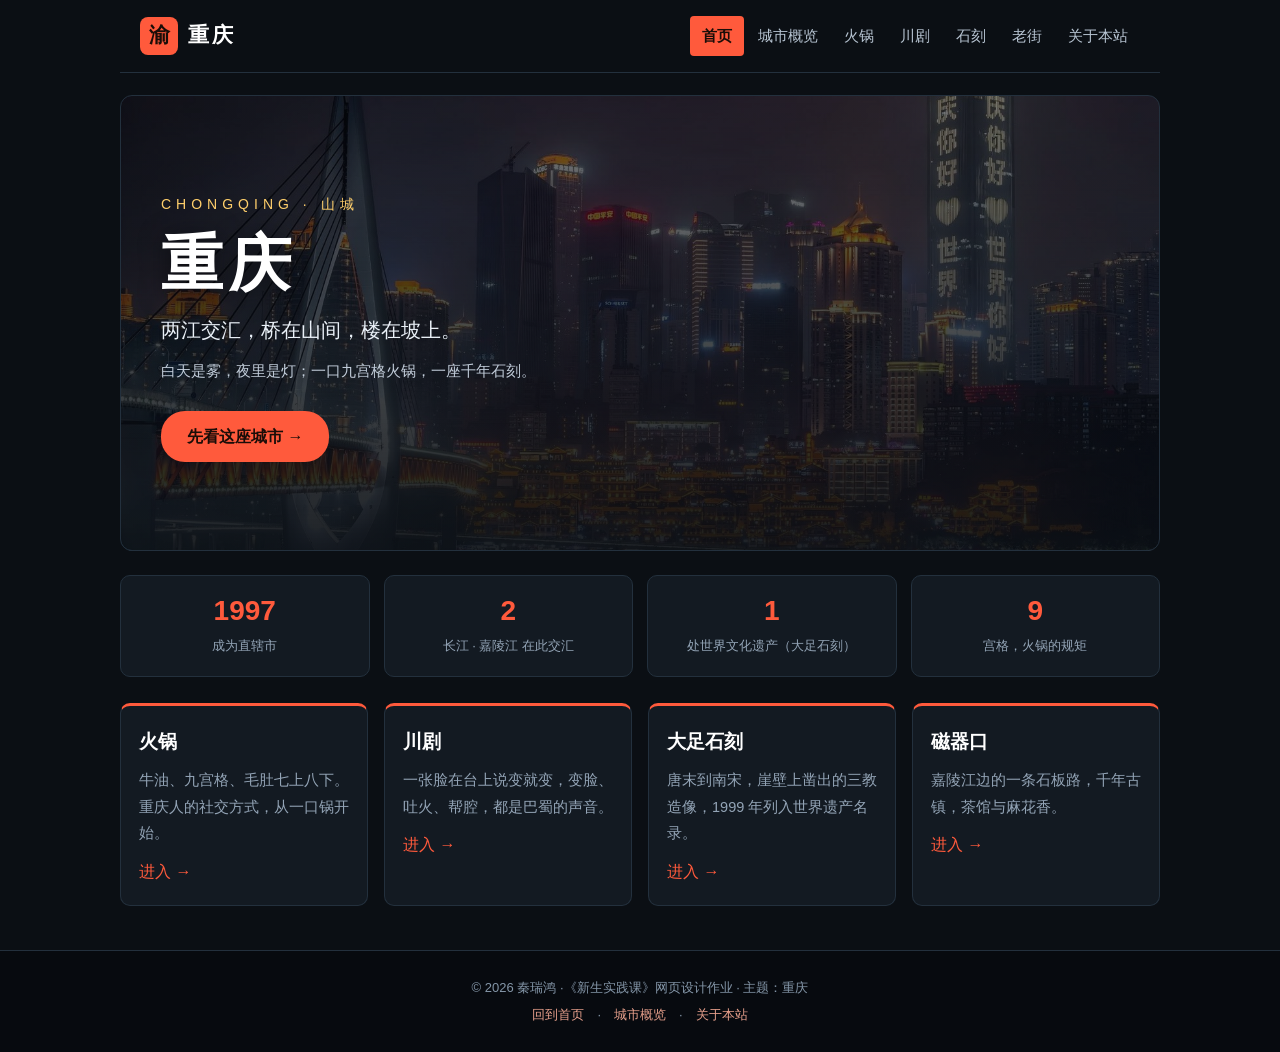
<file: index.html>
<!DOCTYPE html>
<html lang="zh-CN">
<head>
<meta charset="utf-8">
<meta name="viewport" content="width=device-width, initial-scale=1">
<title>重庆 · 山城 | 首页</title>
<meta name="description" content="重庆 —— 两江交汇的山城，火锅、川剧与石刻">
<link rel="stylesheet" href="style.css">
</head>
<body>

<header class="site-header">
  <a class="logo" href="index.html"><span class="mark">渝</span><span>重庆</span></a>
  <nav class="nav">
    <a class="active" href="index.html">首页</a>
    <a href="web/about.html">城市概览</a>
    <a href="web/food.html">火锅</a>
    <a href="web/culture.html">川剧</a>
    <a href="web/attractions.html">石刻</a>
    <a href="web/oldtown.html">老街</a>
    <a href="web/contact.html">关于本站</a>
  </nav>
</header>

<main>
<section class="hero">
  <div class="hero-inner">
    <p class="kicker">CHONGQING · 山城</p>
    <h1>重庆</h1>
    <p class="lead">两江交汇，桥在山间，楼在坡上。</p>
    <p class="hero-sub">白天是雾，夜里是灯；一口九宫格火锅，一座千年石刻。</p>
    <a class="btn" href="web/about.html">先看这座城市 →</a>
  </div>
</section>

<section class="stats">
  <div class="stat"><b>1997</b><span>成为直辖市</span></div>
  <div class="stat"><b>2</b><span>长江 · 嘉陵江 在此交汇</span></div>
  <div class="stat"><b>1</b><span>处世界文化遗产（大足石刻）</span></div>
  <div class="stat"><b>9</b><span>宫格，火锅的规矩</span></div>
</section>

<section class="cards">
  <article class="card">
    <h2>火锅</h2>
    <p>牛油、九宫格、毛肚七上八下。重庆人的社交方式，从一口锅开始。</p>
    <a href="web/food.html">进入 →</a>
  </article>
  <article class="card">
    <h2>川剧</h2>
    <p>一张脸在台上说变就变，变脸、吐火、帮腔，都是巴蜀的声音。</p>
    <a href="web/culture.html">进入 →</a>
  </article>
  <article class="card">
    <h2>大足石刻</h2>
    <p>唐末到南宋，崖壁上凿出的三教造像，1999 年列入世界遗产名录。</p>
    <a href="web/attractions.html">进入 →</a>
  </article>
  <article class="card">
    <h2>磁器口</h2>
    <p>嘉陵江边的一条石板路，千年古镇，茶馆与麻花香。</p>
    <a href="web/oldtown.html">进入 →</a>
  </article>
</section>
</main>

<footer class="site-footer">
  <p>© 2026 秦瑞鸿 ·《新生实践课》网页设计作业 · 主题：重庆</p>
  <p class="foot-links"><a href="index.html">回到首页</a>　·　<a href="web/about.html">城市概览</a>　·　<a href="web/contact.html">关于本站</a></p>
</footer>

</body>
</html>
</file>
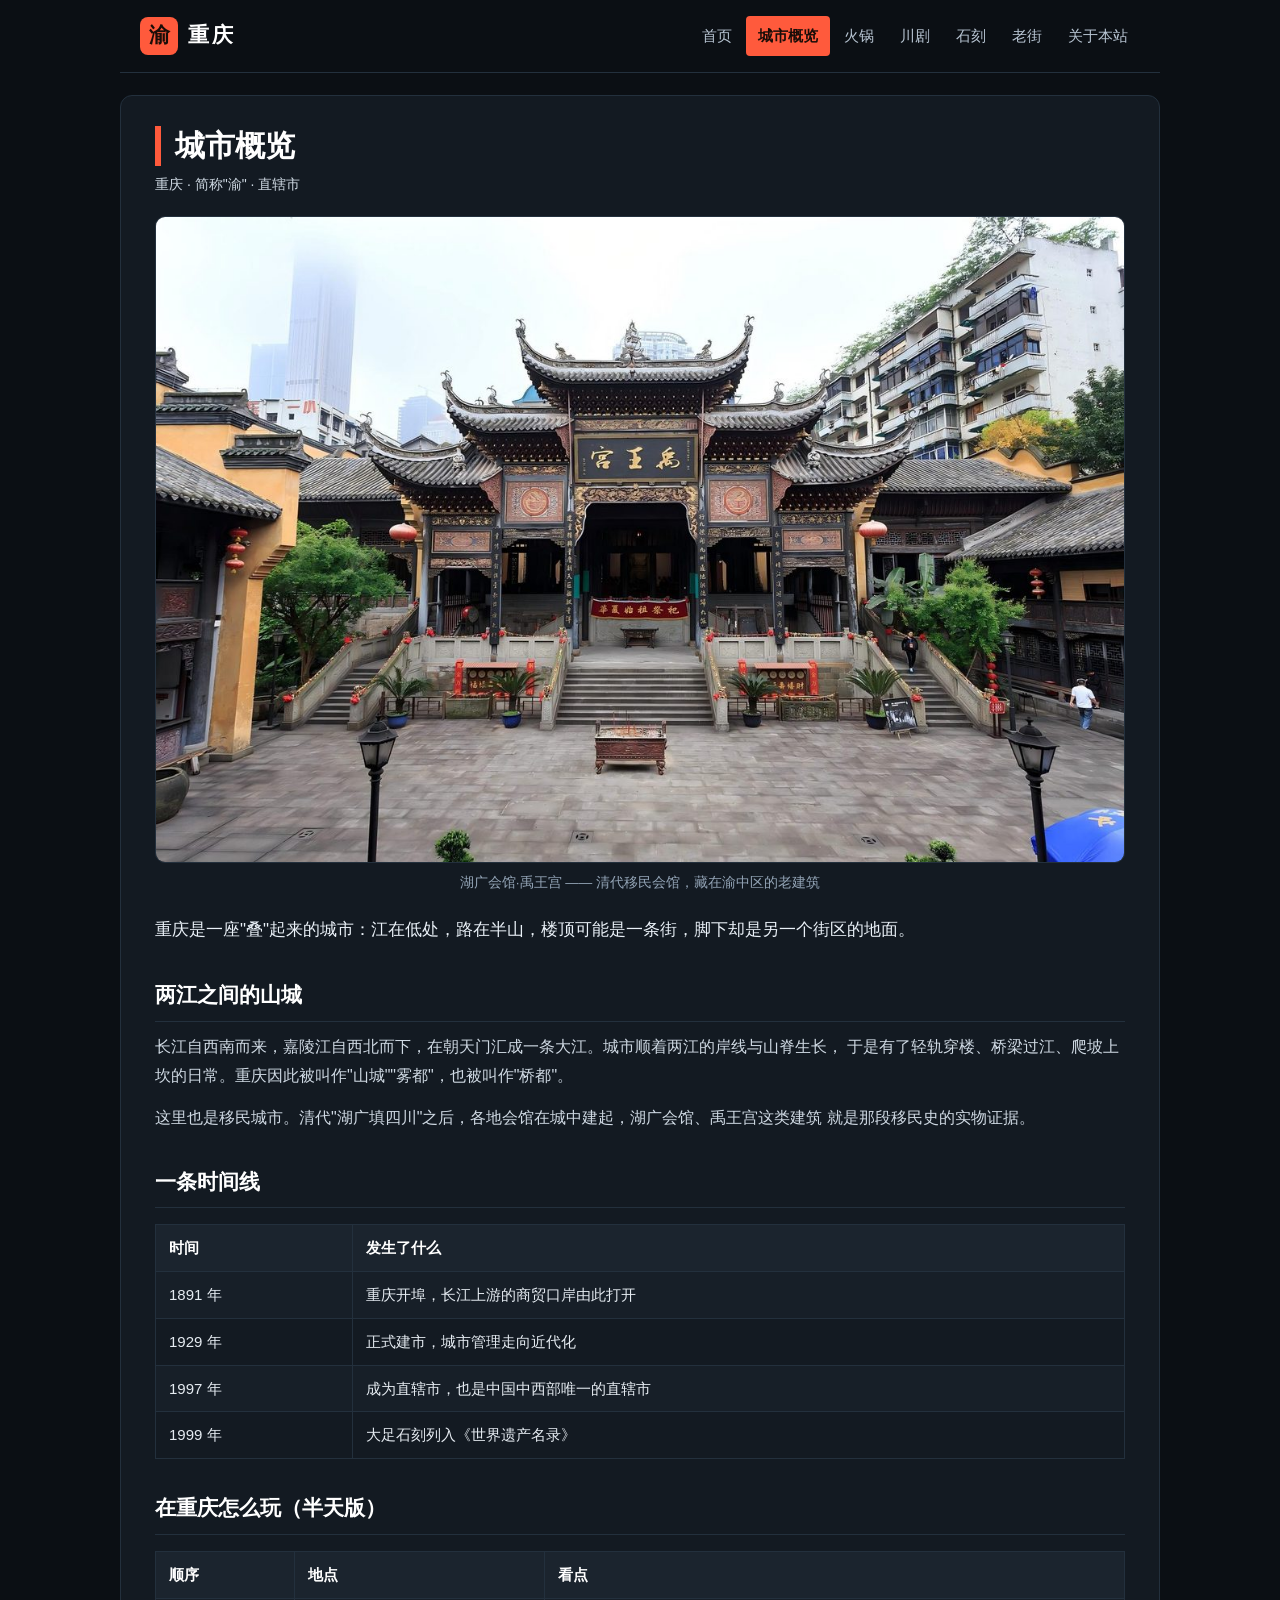
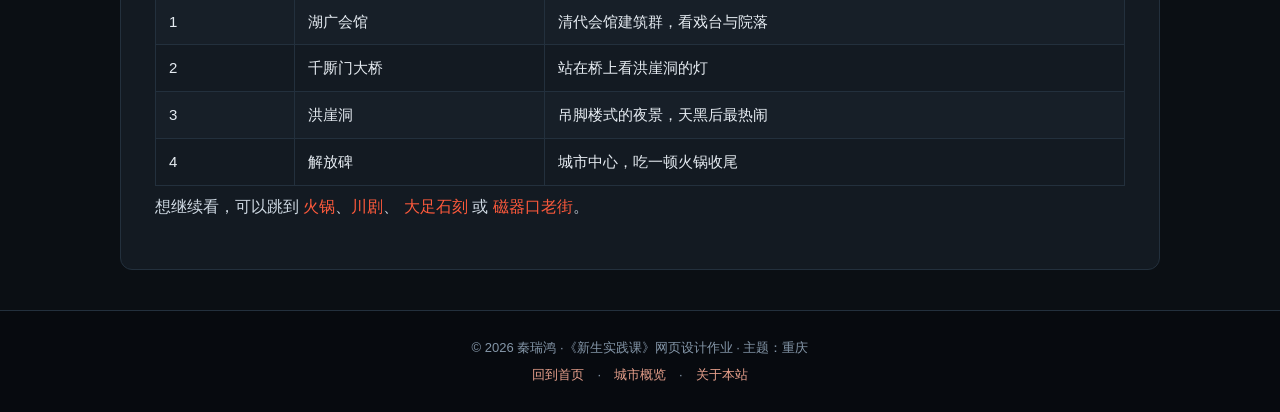
<file: web/about.html>
<!DOCTYPE html>
<html lang="zh-CN">
<head>
<meta charset="utf-8">
<meta name="viewport" content="width=device-width, initial-scale=1">
<title>城市概览 | 重庆</title>
<meta name="description" content="重庆 —— 两江交汇的山城，火锅、川剧与石刻">
<link rel="stylesheet" href="../style.css">
</head>
<body>

<header class="site-header">
  <a class="logo" href="../index.html"><span class="mark">渝</span><span>重庆</span></a>
  <nav class="nav">
    <a href="../index.html">首页</a>
    <a class="active" href="about.html">城市概览</a>
    <a href="food.html">火锅</a>
    <a href="culture.html">川剧</a>
    <a href="attractions.html">石刻</a>
    <a href="oldtown.html">老街</a>
    <a href="contact.html">关于本站</a>
  </nav>
</header>

<main class="page">
<h1 class="page-title">城市概览</h1>
<p class="meta">重庆 · 简称"渝" · 直辖市</p>

<figure>
  <img src="../image/me.jpg" alt="重庆湖广会馆·禹王宫">
  <figcaption>湖广会馆·禹王宫 —— 清代移民会馆，藏在渝中区的老建筑</figcaption>
</figure>

<p class="lead">重庆是一座"叠"起来的城市：江在低处，路在半山，楼顶可能是一条街，脚下却是另一个街区的地面。</p>

<h2>两江之间的山城</h2>
<p>长江自西南而来，嘉陵江自西北而下，在朝天门汇成一条大江。城市顺着两江的岸线与山脊生长，
于是有了轻轨穿楼、桥梁过江、爬坡上坎的日常。重庆因此被叫作"山城""雾都"，也被叫作"桥都"。</p>
<p>这里也是移民城市。清代"湖广填四川"之后，各地会馆在城中建起，湖广会馆、禹王宫这类建筑
就是那段移民史的实物证据。</p>

<h2>一条时间线</h2>
<table>
  <tr><th>时间</th><th>发生了什么</th></tr>
  <tr><td>1891 年</td><td>重庆开埠，长江上游的商贸口岸由此打开</td></tr>
  <tr><td>1929 年</td><td>正式建市，城市管理走向近代化</td></tr>
  <tr><td>1997 年</td><td>成为直辖市，也是中国中西部唯一的直辖市</td></tr>
  <tr><td>1999 年</td><td>大足石刻列入《世界遗产名录》</td></tr>
</table>

<h2>在重庆怎么玩（半天版）</h2>
<table>
  <tr><th>顺序</th><th>地点</th><th>看点</th></tr>
  <tr><td>1</td><td>湖广会馆</td><td>清代会馆建筑群，看戏台与院落</td></tr>
  <tr><td>2</td><td>千厮门大桥</td><td>站在桥上看洪崖洞的灯</td></tr>
  <tr><td>3</td><td>洪崖洞</td><td>吊脚楼式的夜景，天黑后最热闹</td></tr>
  <tr><td>4</td><td>解放碑</td><td>城市中心，吃一顿火锅收尾</td></tr>
</table>

<p>想继续看，可以跳到 <a href="food.html">火锅</a>、<a href="culture.html">川剧</a>、
<a href="attractions.html">大足石刻</a> 或 <a href="oldtown.html">磁器口老街</a>。</p>
</main>

<footer class="site-footer">
  <p>© 2026 秦瑞鸿 ·《新生实践课》网页设计作业 · 主题：重庆</p>
  <p class="foot-links"><a href="../index.html">回到首页</a>　·　<a href="about.html">城市概览</a>　·　<a href="contact.html">关于本站</a></p>
</footer>

</body>
</html>
</file>
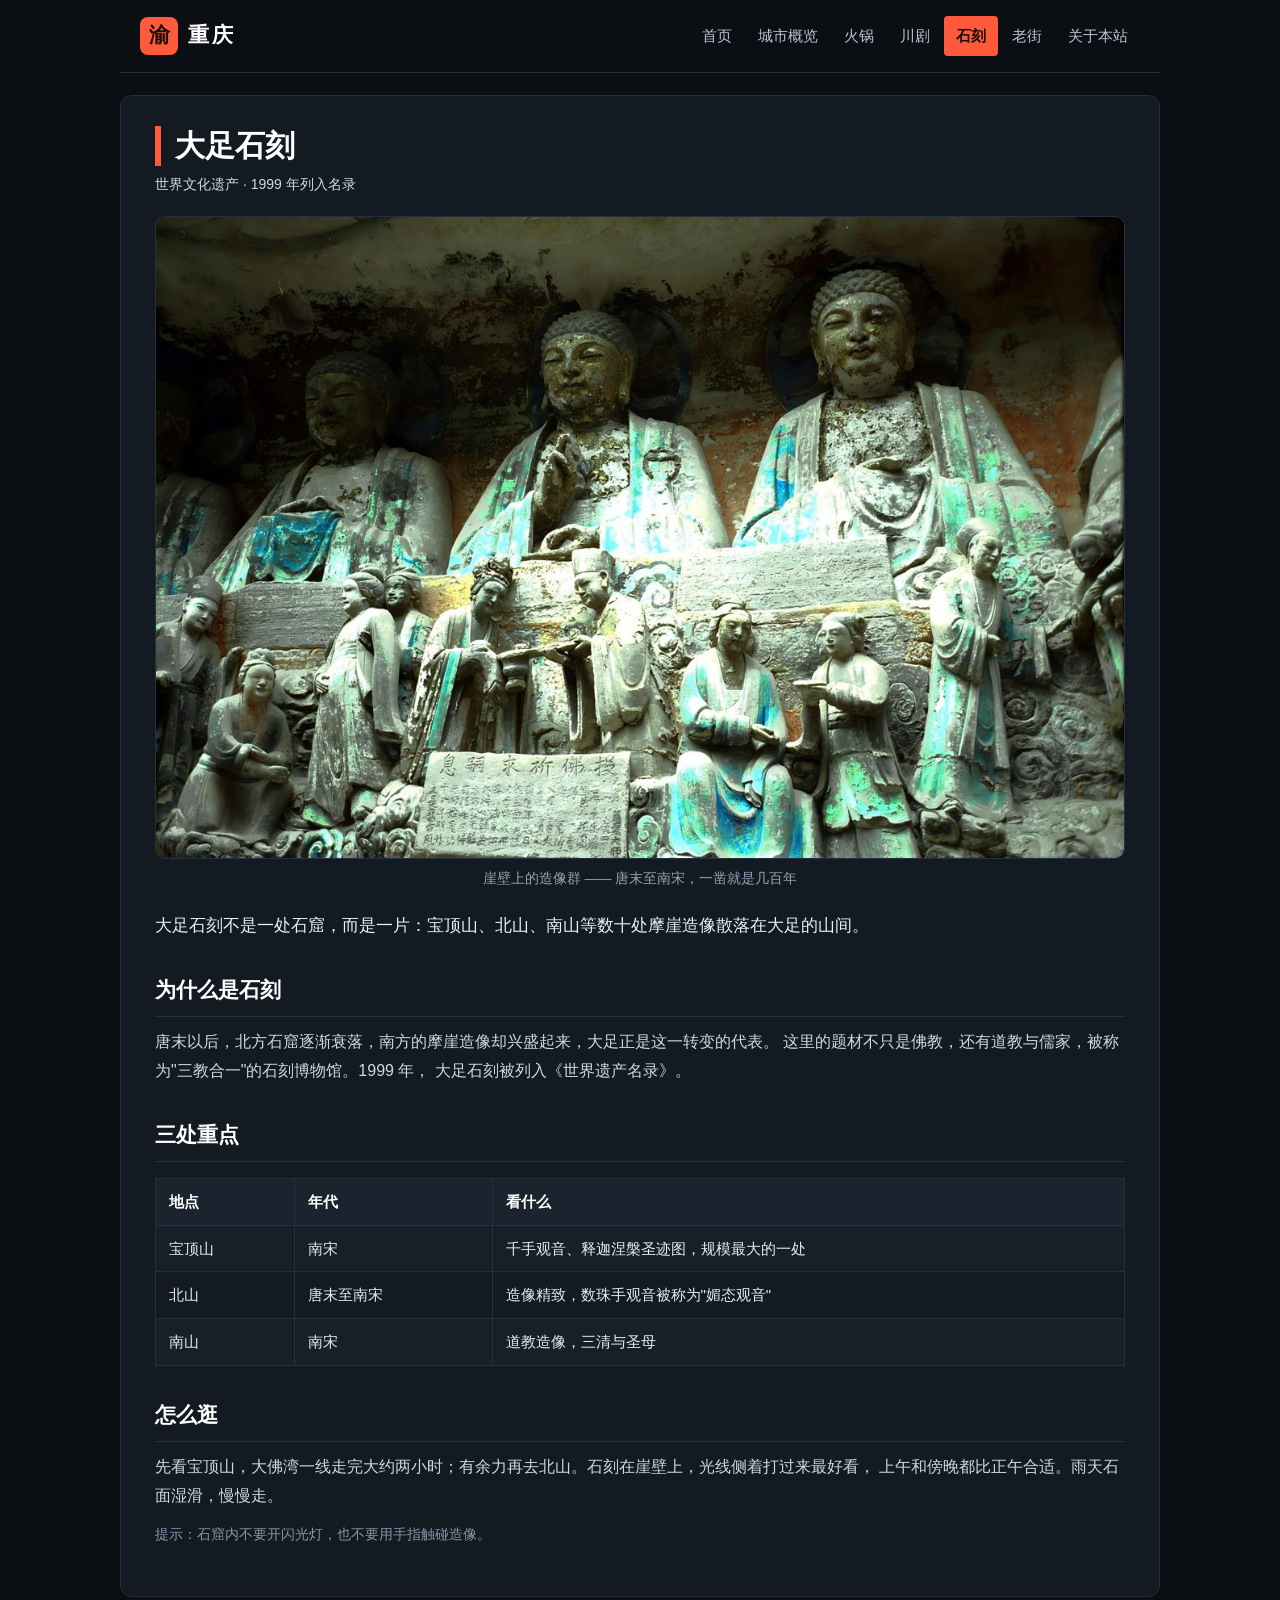
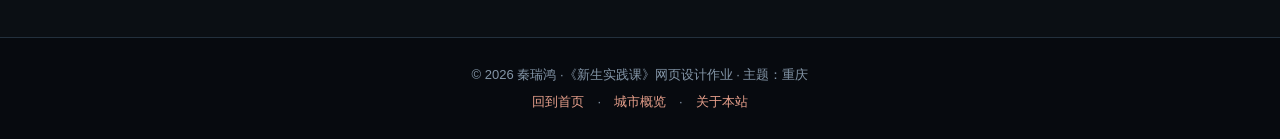
<file: web/attractions.html>
<!DOCTYPE html>
<html lang="zh-CN">
<head>
<meta charset="utf-8">
<meta name="viewport" content="width=device-width, initial-scale=1">
<title>大足石刻 | 重庆</title>
<meta name="description" content="重庆 —— 两江交汇的山城，火锅、川剧与石刻">
<link rel="stylesheet" href="../style.css">
</head>
<body>

<header class="site-header">
  <a class="logo" href="../index.html"><span class="mark">渝</span><span>重庆</span></a>
  <nav class="nav">
    <a href="../index.html">首页</a>
    <a href="about.html">城市概览</a>
    <a href="food.html">火锅</a>
    <a href="culture.html">川剧</a>
    <a class="active" href="attractions.html">石刻</a>
    <a href="oldtown.html">老街</a>
    <a href="contact.html">关于本站</a>
  </nav>
</header>

<main class="page">
<h1 class="page-title">大足石刻</h1>
<p class="meta">世界文化遗产 · 1999 年列入名录</p>

<figure>
  <img src="../image/photo3.jpg" alt="大足石刻造像">
  <figcaption>崖壁上的造像群 —— 唐末至南宋，一凿就是几百年</figcaption>
</figure>

<p class="lead">大足石刻不是一处石窟，而是一片：宝顶山、北山、南山等数十处摩崖造像散落在大足的山间。</p>

<h2>为什么是石刻</h2>
<p>唐末以后，北方石窟逐渐衰落，南方的摩崖造像却兴盛起来，大足正是这一转变的代表。
这里的题材不只是佛教，还有道教与儒家，被称为"三教合一"的石刻博物馆。1999 年，
大足石刻被列入《世界遗产名录》。</p>

<h2>三处重点</h2>
<table>
  <tr><th>地点</th><th>年代</th><th>看什么</th></tr>
  <tr><td>宝顶山</td><td>南宋</td><td>千手观音、释迦涅槃圣迹图，规模最大的一处</td></tr>
  <tr><td>北山</td><td>唐末至南宋</td><td>造像精致，数珠手观音被称为"媚态观音"</td></tr>
  <tr><td>南山</td><td>南宋</td><td>道教造像，三清与圣母</td></tr>
</table>

<h2>怎么逛</h2>
<p>先看宝顶山，大佛湾一线走完大约两小时；有余力再去北山。石刻在崖壁上，光线侧着打过来最好看，
上午和傍晚都比正午合适。雨天石面湿滑，慢慢走。</p>

<p class="src">提示：石窟内不要开闪光灯，也不要用手指触碰造像。</p>
</main>

<footer class="site-footer">
  <p>© 2026 秦瑞鸿 ·《新生实践课》网页设计作业 · 主题：重庆</p>
  <p class="foot-links"><a href="../index.html">回到首页</a>　·　<a href="about.html">城市概览</a>　·　<a href="contact.html">关于本站</a></p>
</footer>

</body>
</html>
</file>
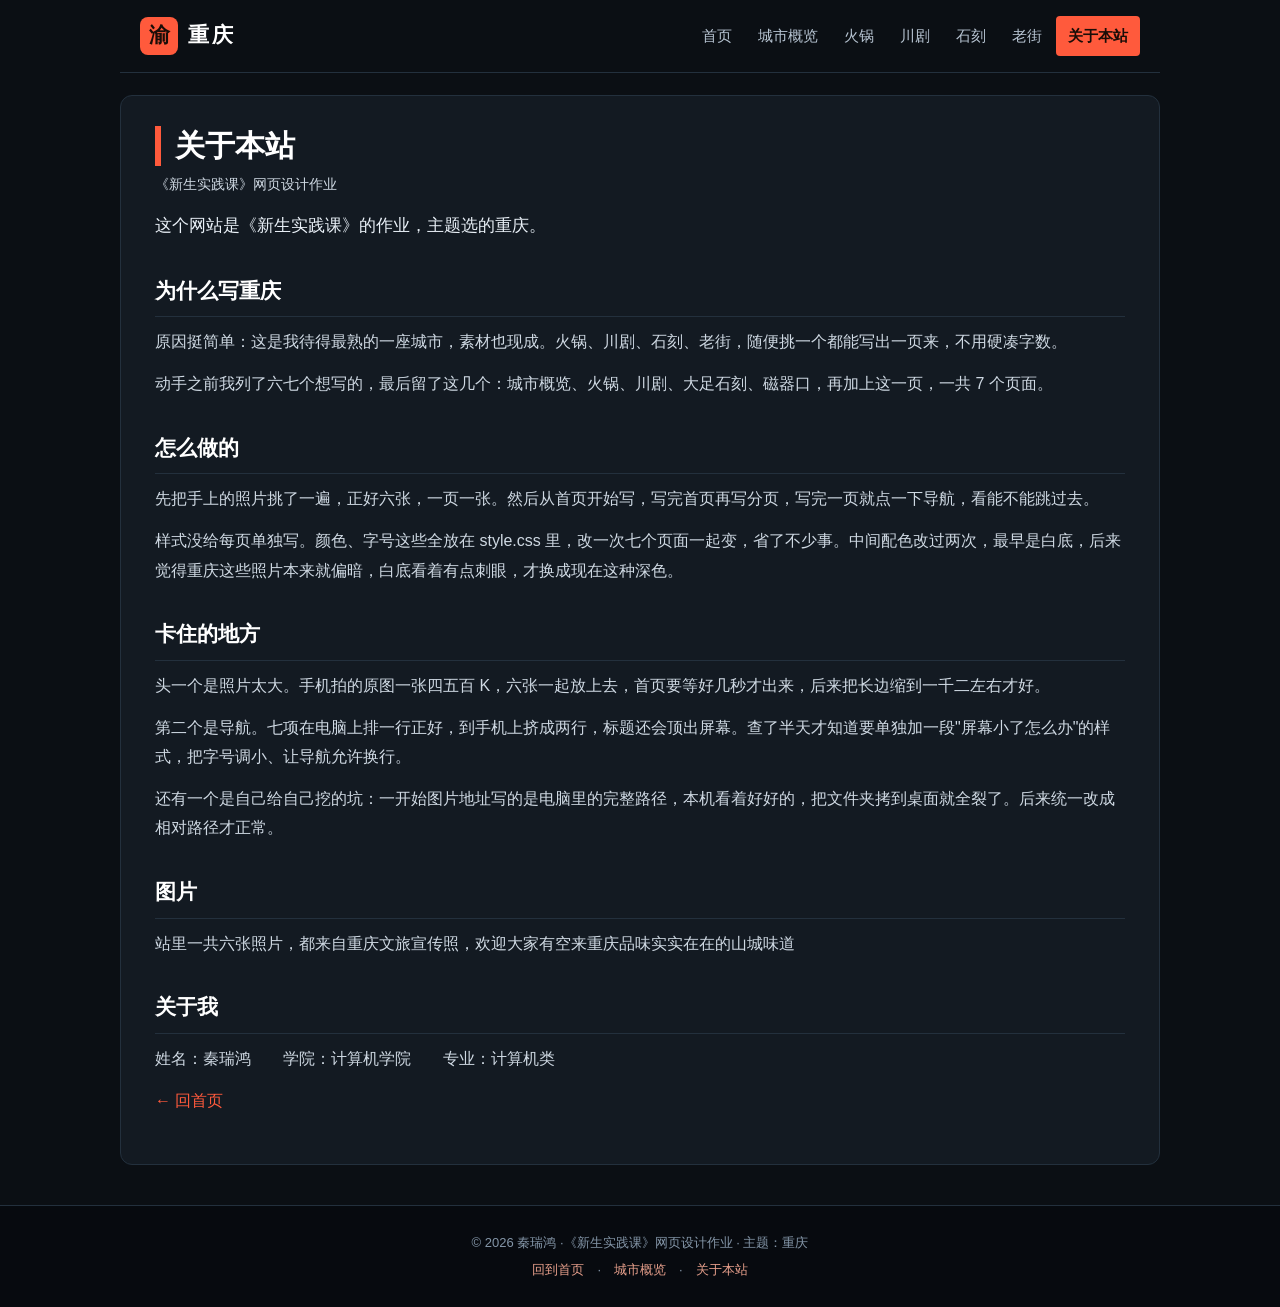
<file: web/contact.html>
<!DOCTYPE html>
<html lang="zh-CN">
<head>
<meta charset="utf-8">
<meta name="viewport" content="width=device-width, initial-scale=1">
<title>关于本站 | 重庆</title>
<meta name="description" content="重庆 —— 两江交汇的山城，火锅、川剧与石刻">
<link rel="stylesheet" href="../style.css">
</head>
<body>

<header class="site-header">
  <a class="logo" href="../index.html"><span class="mark">渝</span><span>重庆</span></a>
  <nav class="nav">
    <a href="../index.html">首页</a>
    <a href="about.html">城市概览</a>
    <a href="food.html">火锅</a>
    <a href="culture.html">川剧</a>
    <a href="attractions.html">石刻</a>
    <a href="oldtown.html">老街</a>
    <a class="active" href="contact.html">关于本站</a>
  </nav>
</header>

<main class="page">
<h1 class="page-title">关于本站</h1>
<p class="meta">《新生实践课》网页设计作业</p>

<p class="lead">这个网站是《新生实践课》的作业，主题选的重庆。</p>

<h2>为什么写重庆</h2>
<p>原因挺简单：这是我待得最熟的一座城市，素材也现成。火锅、川剧、石刻、老街，随便挑一个都能写出一页来，不用硬凑字数。</p>
<p>动手之前我列了六七个想写的，最后留了这几个：城市概览、火锅、川剧、大足石刻、磁器口，再加上这一页，一共 7 个页面。</p>

<h2>怎么做的</h2>
<p>先把手上的照片挑了一遍，正好六张，一页一张。然后从首页开始写，写完首页再写分页，写完一页就点一下导航，看能不能跳过去。</p>
<p>样式没给每页单独写。颜色、字号这些全放在 style.css 里，改一次七个页面一起变，省了不少事。中间配色改过两次，最早是白底，后来觉得重庆这些照片本来就偏暗，白底看着有点刺眼，才换成现在这种深色。</p>

<h2>卡住的地方</h2>
<p>头一个是照片太大。手机拍的原图一张四五百 K，六张一起放上去，首页要等好几秒才出来，后来把长边缩到一千二左右才好。</p>
<p>第二个是导航。七项在电脑上排一行正好，到手机上挤成两行，标题还会顶出屏幕。查了半天才知道要单独加一段"屏幕小了怎么办"的样式，把字号调小、让导航允许换行。</p>
<p>还有一个是自己给自己挖的坑：一开始图片地址写的是电脑里的完整路径，本机看着好好的，把文件夹拷到桌面就全裂了。后来统一改成相对路径才正常。</p>

<h2>图片</h2>
<p>站里一共六张照片，都来自重庆文旅宣传照，欢迎大家有空来重庆品味实实在在的山城味道</p>

<h2>关于我</h2>
<p>姓名：秦瑞鸿　　学院：计算机学院　　专业：计算机类</p>


<p><a href="../index.html">← 回首页</a></p>
</main>

<footer class="site-footer">
  <p>© 2026 秦瑞鸿 ·《新生实践课》网页设计作业 · 主题：重庆</p>
  <p class="foot-links"><a href="../index.html">回到首页</a>　·　<a href="about.html">城市概览</a>　·　<a href="contact.html">关于本站</a></p>
</footer>

</body>
</html>
</file>
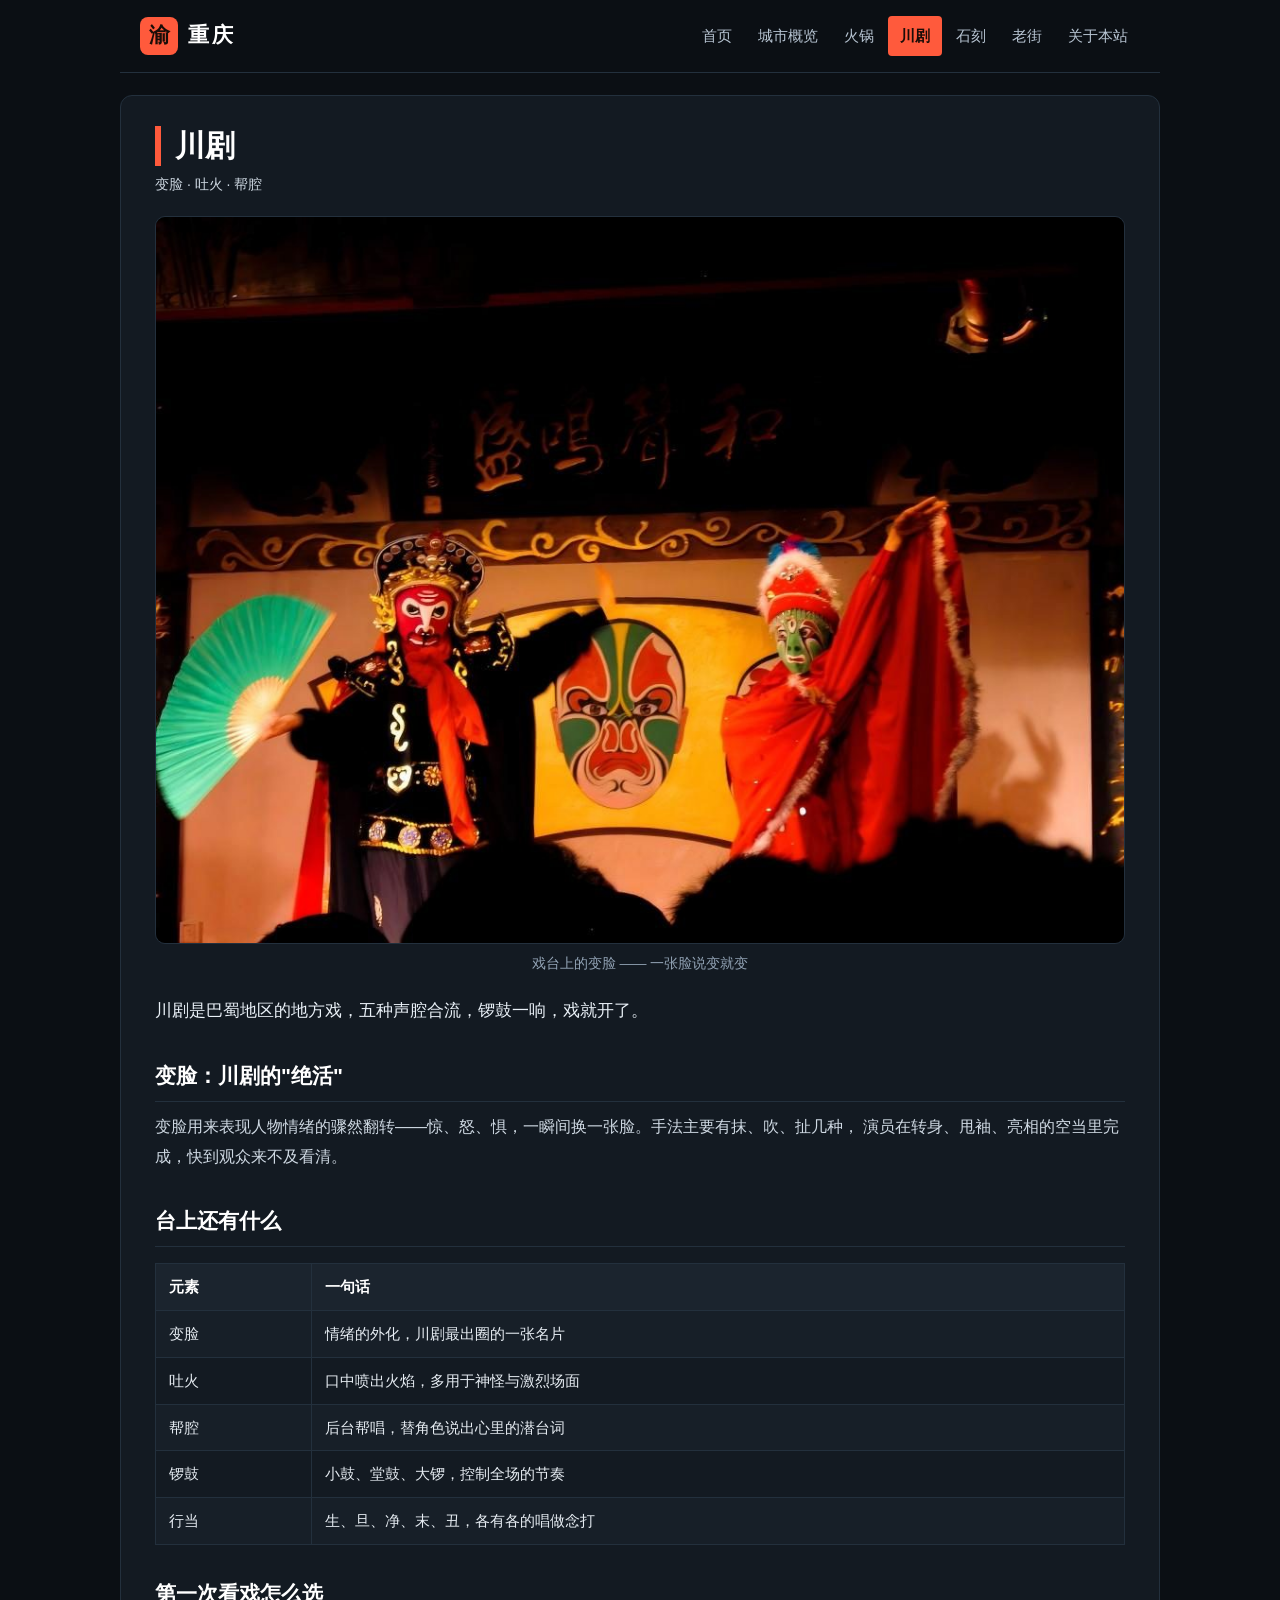
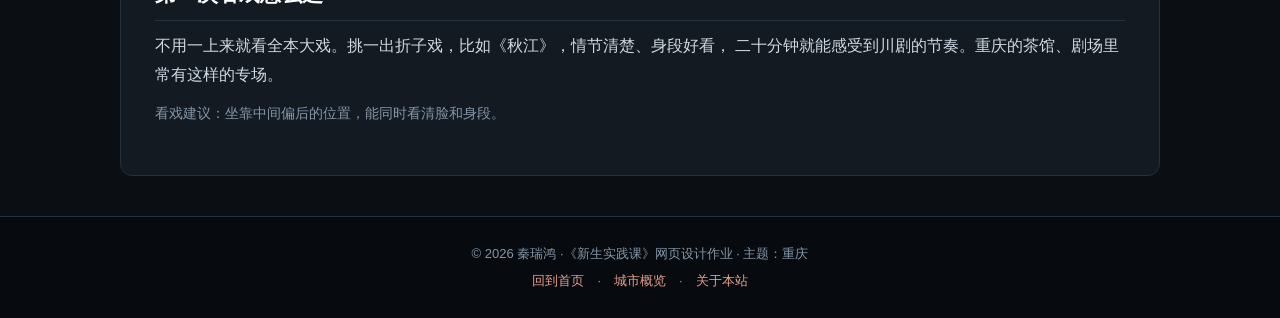
<file: web/culture.html>
<!DOCTYPE html>
<html lang="zh-CN">
<head>
<meta charset="utf-8">
<meta name="viewport" content="width=device-width, initial-scale=1">
<title>川剧 | 重庆</title>
<meta name="description" content="重庆 —— 两江交汇的山城，火锅、川剧与石刻">
<link rel="stylesheet" href="../style.css">
</head>
<body>

<header class="site-header">
  <a class="logo" href="../index.html"><span class="mark">渝</span><span>重庆</span></a>
  <nav class="nav">
    <a href="../index.html">首页</a>
    <a href="about.html">城市概览</a>
    <a href="food.html">火锅</a>
    <a class="active" href="culture.html">川剧</a>
    <a href="attractions.html">石刻</a>
    <a href="oldtown.html">老街</a>
    <a href="contact.html">关于本站</a>
  </nav>
</header>

<main class="page">
<h1 class="page-title">川剧</h1>
<p class="meta">变脸 · 吐火 · 帮腔</p>

<figure>
  <img src="../image/photo2.jpg" alt="川剧变脸表演">
  <figcaption>戏台上的变脸 —— 一张脸说变就变</figcaption>
</figure>

<p class="lead">川剧是巴蜀地区的地方戏，五种声腔合流，锣鼓一响，戏就开了。</p>

<h2>变脸：川剧的"绝活"</h2>
<p>变脸用来表现人物情绪的骤然翻转——惊、怒、惧，一瞬间换一张脸。手法主要有抹、吹、扯几种，
演员在转身、甩袖、亮相的空当里完成，快到观众来不及看清。</p>

<h2>台上还有什么</h2>
<table>
  <tr><th>元素</th><th>一句话</th></tr>
  <tr><td>变脸</td><td>情绪的外化，川剧最出圈的一张名片</td></tr>
  <tr><td>吐火</td><td>口中喷出火焰，多用于神怪与激烈场面</td></tr>
  <tr><td>帮腔</td><td>后台帮唱，替角色说出心里的潜台词</td></tr>
  <tr><td>锣鼓</td><td>小鼓、堂鼓、大锣，控制全场的节奏</td></tr>
  <tr><td>行当</td><td>生、旦、净、末、丑，各有各的唱做念打</td></tr>
</table>

<h2>第一次看戏怎么选</h2>
<p>不用一上来就看全本大戏。挑一出折子戏，比如《秋江》，情节清楚、身段好看，
二十分钟就能感受到川剧的节奏。重庆的茶馆、剧场里常有这样的专场。</p>

<p class="src">看戏建议：坐靠中间偏后的位置，能同时看清脸和身段。</p>
</main>

<footer class="site-footer">
  <p>© 2026 秦瑞鸿 ·《新生实践课》网页设计作业 · 主题：重庆</p>
  <p class="foot-links"><a href="../index.html">回到首页</a>　·　<a href="about.html">城市概览</a>　·　<a href="contact.html">关于本站</a></p>
</footer>

</body>
</html>
</file>
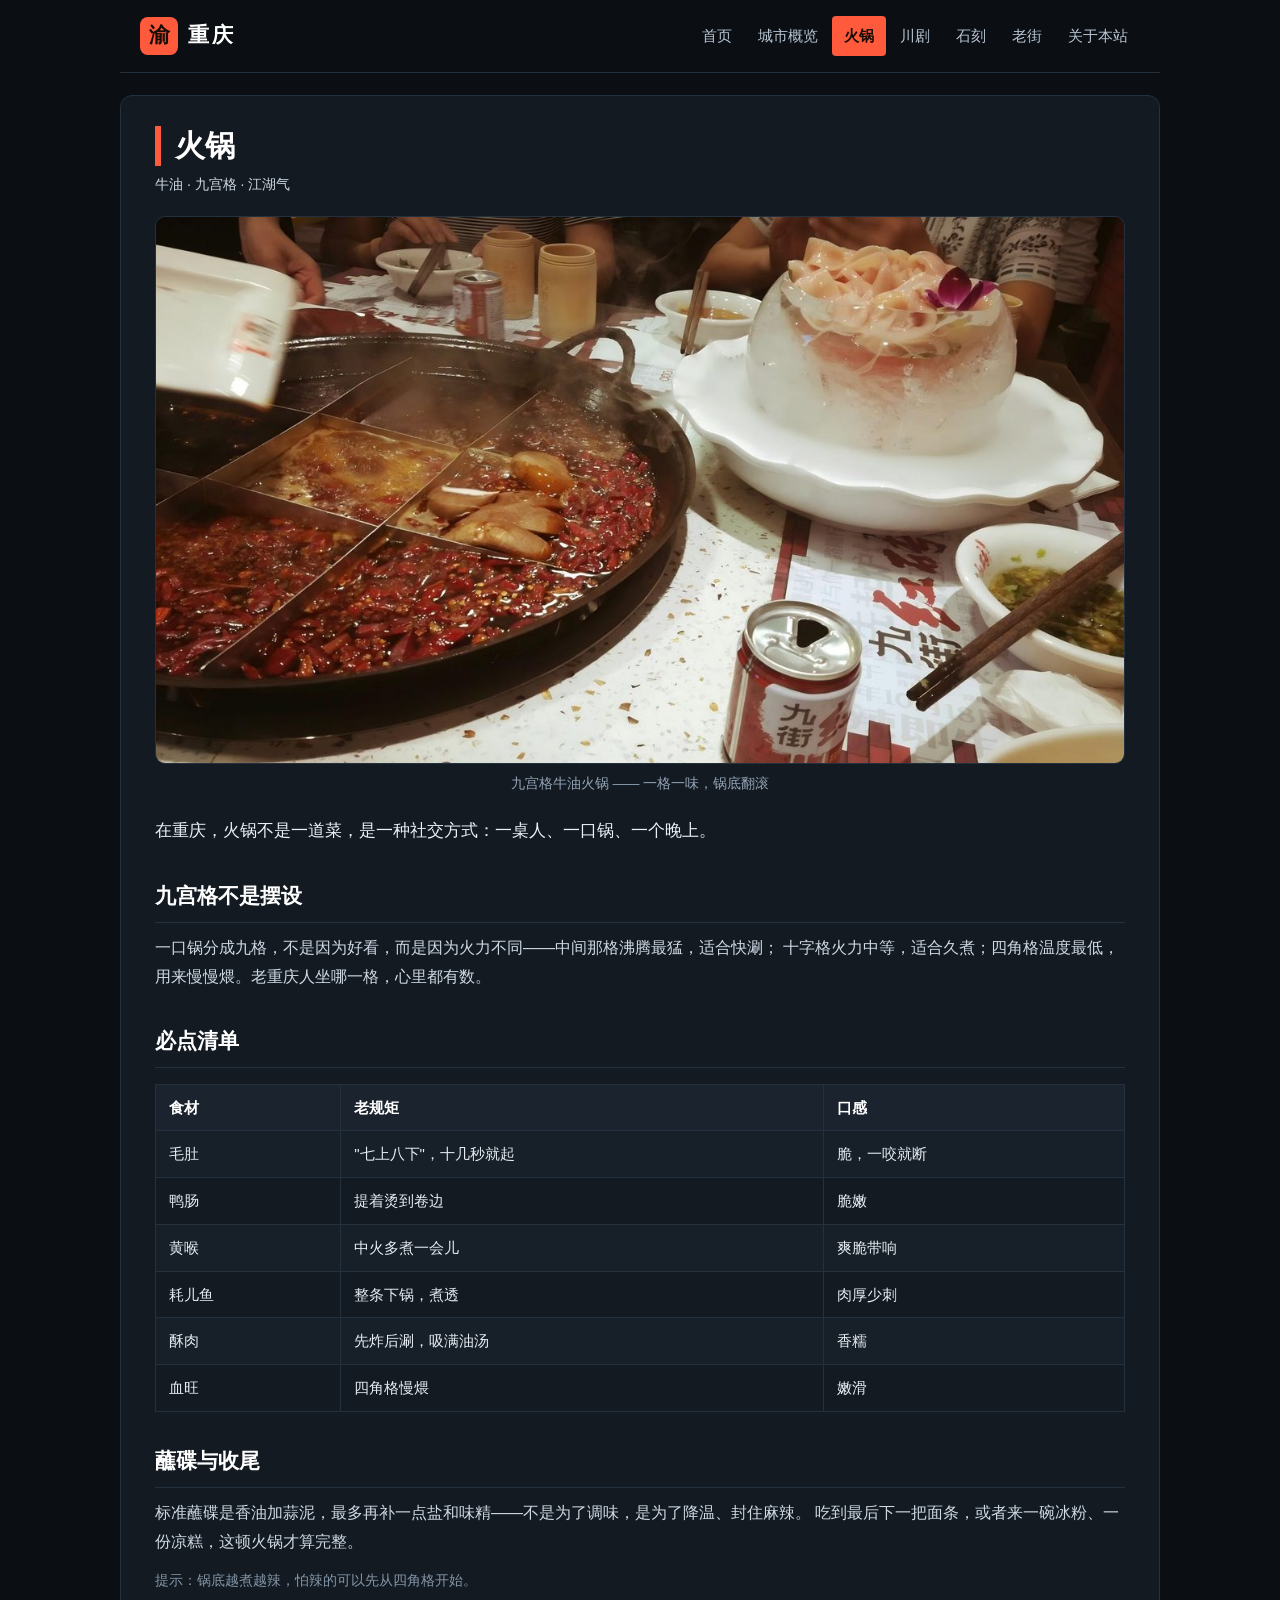
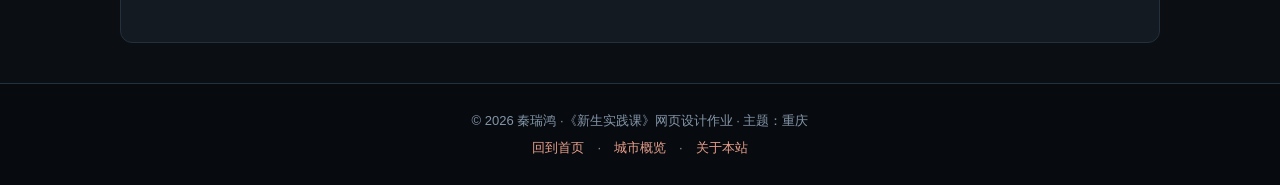
<file: web/food.html>
<!DOCTYPE html>
<html lang="zh-CN">
<head>
<meta charset="utf-8">
<meta name="viewport" content="width=device-width, initial-scale=1">
<title>火锅 | 重庆</title>
<meta name="description" content="重庆 —— 两江交汇的山城，火锅、川剧与石刻">
<link rel="stylesheet" href="../style.css">
</head>
<body>

<header class="site-header">
  <a class="logo" href="../index.html"><span class="mark">渝</span><span>重庆</span></a>
  <nav class="nav">
    <a href="../index.html">首页</a>
    <a href="about.html">城市概览</a>
    <a class="active" href="food.html">火锅</a>
    <a href="culture.html">川剧</a>
    <a href="attractions.html">石刻</a>
    <a href="oldtown.html">老街</a>
    <a href="contact.html">关于本站</a>
  </nav>
</header>

<main class="page">
<h1 class="page-title">火锅</h1>
<p class="meta">牛油 · 九宫格 · 江湖气</p>

<figure>
  <img src="../image/photo1.jpg" alt="重庆九宫格牛油火锅">
  <figcaption>九宫格牛油火锅 —— 一格一味，锅底翻滚</figcaption>
</figure>

<p class="lead">在重庆，火锅不是一道菜，是一种社交方式：一桌人、一口锅、一个晚上。</p>

<h2>九宫格不是摆设</h2>
<p>一口锅分成九格，不是因为好看，而是因为火力不同——中间那格沸腾最猛，适合快涮；
十字格火力中等，适合久煮；四角格温度最低，用来慢慢煨。老重庆人坐哪一格，心里都有数。</p>

<h2>必点清单</h2>
<table>
  <tr><th>食材</th><th>老规矩</th><th>口感</th></tr>
  <tr><td>毛肚</td><td>"七上八下"，十几秒就起</td><td>脆，一咬就断</td></tr>
  <tr><td>鸭肠</td><td>提着烫到卷边</td><td>脆嫩</td></tr>
  <tr><td>黄喉</td><td>中火多煮一会儿</td><td>爽脆带响</td></tr>
  <tr><td>耗儿鱼</td><td>整条下锅，煮透</td><td>肉厚少刺</td></tr>
  <tr><td>酥肉</td><td>先炸后涮，吸满油汤</td><td>香糯</td></tr>
  <tr><td>血旺</td><td>四角格慢煨</td><td>嫩滑</td></tr>
</table>

<h2>蘸碟与收尾</h2>
<p>标准蘸碟是香油加蒜泥，最多再补一点盐和味精——不是为了调味，是为了降温、封住麻辣。
吃到最后下一把面条，或者来一碗冰粉、一份凉糕，这顿火锅才算完整。</p>

<p class="src">提示：锅底越煮越辣，怕辣的可以先从四角格开始。</p>
</main>

<footer class="site-footer">
  <p>© 2026 秦瑞鸿 ·《新生实践课》网页设计作业 · 主题：重庆</p>
  <p class="foot-links"><a href="../index.html">回到首页</a>　·　<a href="about.html">城市概览</a>　·　<a href="contact.html">关于本站</a></p>
</footer>

</body>
</html>
</file>
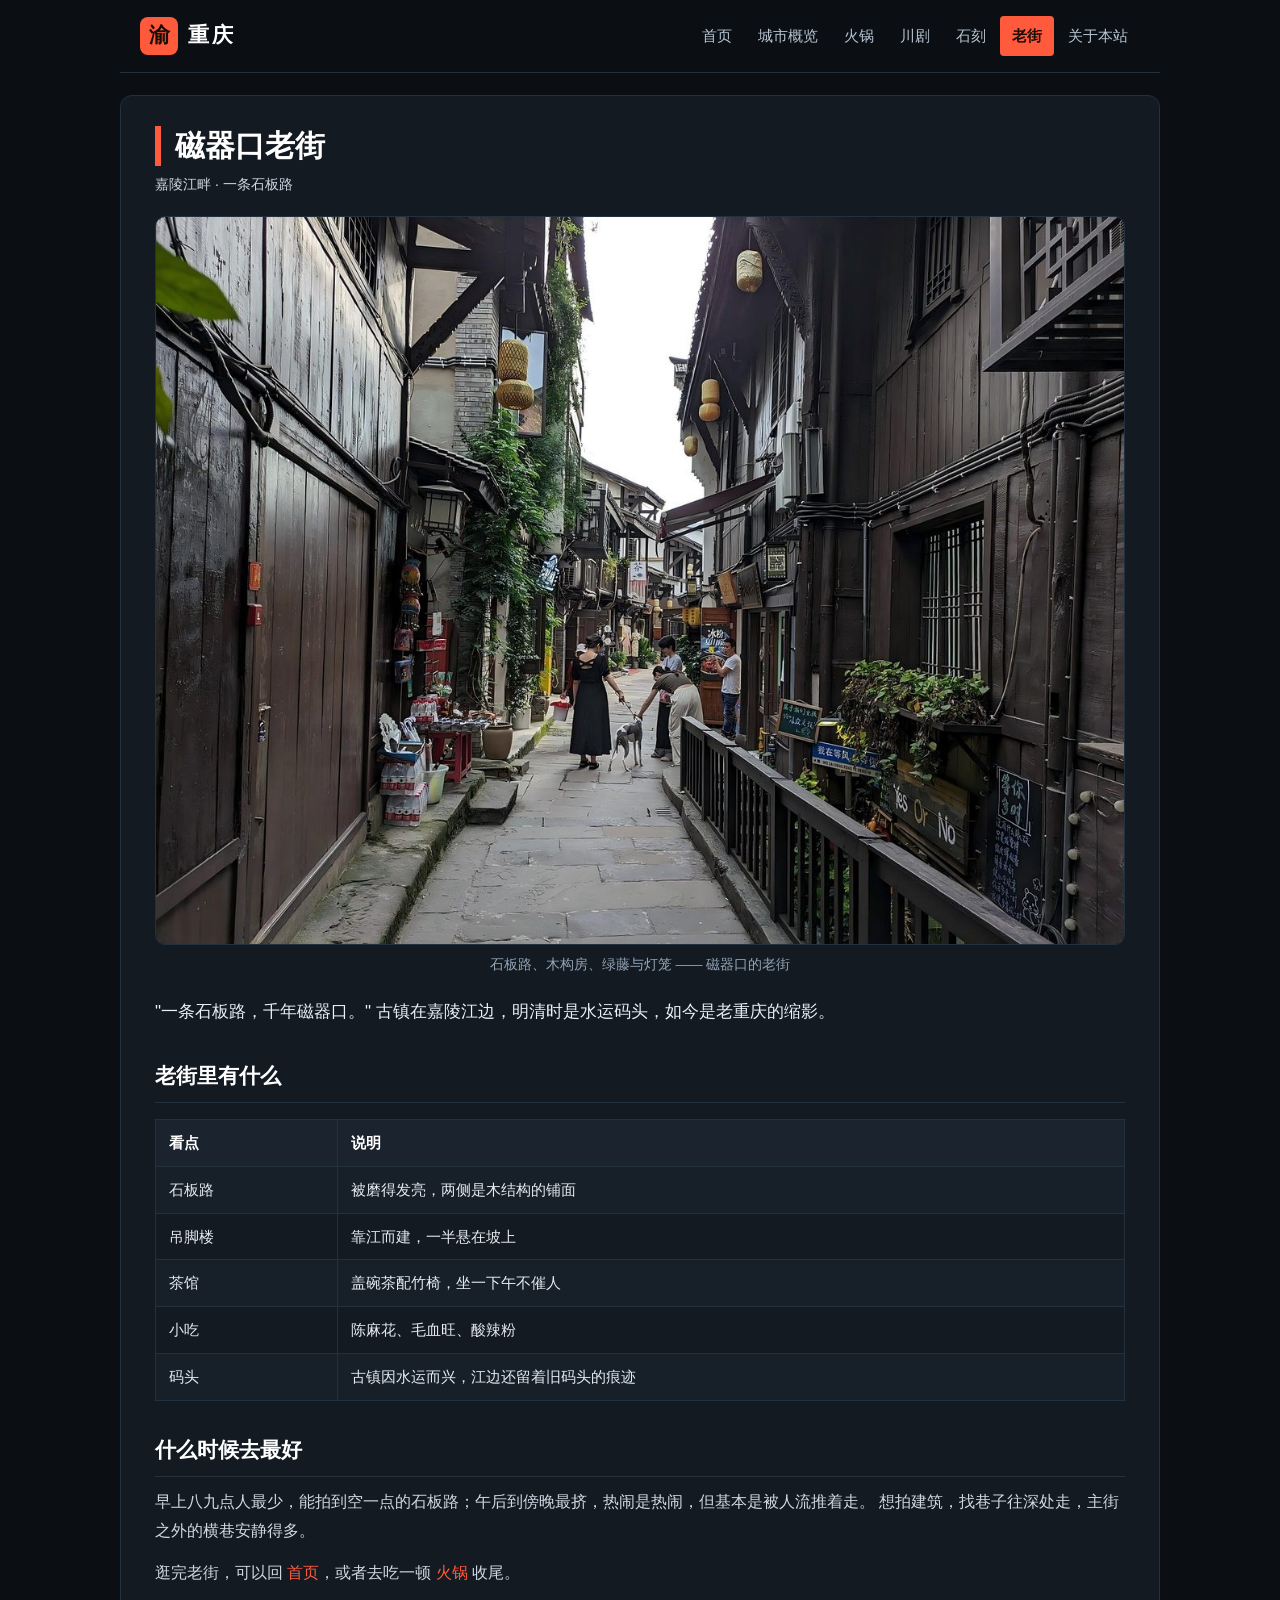
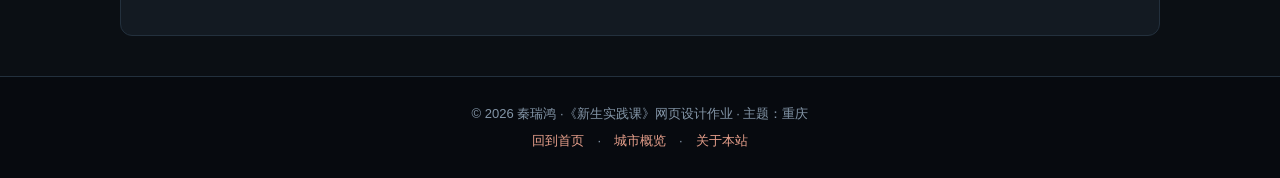
<file: web/oldtown.html>
<!DOCTYPE html>
<html lang="zh-CN">
<head>
<meta charset="utf-8">
<meta name="viewport" content="width=device-width, initial-scale=1">
<title>磁器口老街 | 重庆</title>
<meta name="description" content="重庆 —— 两江交汇的山城，火锅、川剧与石刻">
<link rel="stylesheet" href="../style.css">
</head>
<body>

<header class="site-header">
  <a class="logo" href="../index.html"><span class="mark">渝</span><span>重庆</span></a>
  <nav class="nav">
    <a href="../index.html">首页</a>
    <a href="about.html">城市概览</a>
    <a href="food.html">火锅</a>
    <a href="culture.html">川剧</a>
    <a href="attractions.html">石刻</a>
    <a class="active" href="oldtown.html">老街</a>
    <a href="contact.html">关于本站</a>
  </nav>
</header>

<main class="page">
<h1 class="page-title">磁器口老街</h1>
<p class="meta">嘉陵江畔 · 一条石板路</p>

<figure>
  <img src="../image/photo4.jpg" alt="磁器口老街的石板路">
  <figcaption>石板路、木构房、绿藤与灯笼 —— 磁器口的老街</figcaption>
</figure>

<p class="lead">"一条石板路，千年磁器口。" 古镇在嘉陵江边，明清时是水运码头，如今是老重庆的缩影。</p>

<h2>老街里有什么</h2>
<table>
  <tr><th>看点</th><th>说明</th></tr>
  <tr><td>石板路</td><td>被磨得发亮，两侧是木结构的铺面</td></tr>
  <tr><td>吊脚楼</td><td>靠江而建，一半悬在坡上</td></tr>
  <tr><td>茶馆</td><td>盖碗茶配竹椅，坐一下午不催人</td></tr>
  <tr><td>小吃</td><td>陈麻花、毛血旺、酸辣粉</td></tr>
  <tr><td>码头</td><td>古镇因水运而兴，江边还留着旧码头的痕迹</td></tr>
</table>

<h2>什么时候去最好</h2>
<p>早上八九点人最少，能拍到空一点的石板路；午后到傍晚最挤，热闹是热闹，但基本是被人流推着走。
想拍建筑，找巷子往深处走，主街之外的横巷安静得多。</p>

<p>逛完老街，可以回 <a href="../index.html">首页</a>，或者去吃一顿 <a href="food.html">火锅</a> 收尾。</p>
</main>

<footer class="site-footer">
  <p>© 2026 秦瑞鸿 ·《新生实践课》网页设计作业 · 主题：重庆</p>
  <p class="foot-links"><a href="../index.html">回到首页</a>　·　<a href="about.html">城市概览</a>　·　<a href="contact.html">关于本站</a></p>
</footer>

</body>
</html>
</file>
<file: style.css>
/* =========================================================
   重庆主题 · 全站样式
   换配色：只改下面 :root 里的 6 个变量
   ========================================================= */
:root {
  --bg:     #0b0f14;   /* 页面底色 */
  --panel:  #131a22;   /* 卡片/内容页底色 */
  --line:   #23303d;   /* 边框与分隔线 */
  --text:   #e6ecf2;   /* 正文 */
  --muted:  #93a4b6;   /* 次要文字 */
  --main:   #ff5a3c;   /* 主色：火锅红 */
  --gold:   #ffcf6b;   /* 点缀金：灯笼/灯光 */
}

/* ========== 1. 基础 ========== */
* { margin: 0; padding: 0; box-sizing: border-box; }

body {
  font-family: "Microsoft YaHei", "微软雅黑", Arial, sans-serif;
  font-size: 16px;
  line-height: 1.85;
  color: var(--text);
  background: var(--bg);
}

a { color: var(--main); text-decoration: none; transition: color .2s; }
a:hover { color: var(--gold); text-decoration: underline; }
img { max-width: 100%; display: block; }

/* ========== 2. 页头 ========== */
.site-header {
  display: flex;
  align-items: center;
  justify-content: space-between;
  flex-wrap: wrap;
  gap: 10px;
  max-width: 1040px;
  margin: 0 auto;
  padding: 16px 20px;
  border-bottom: 1px solid var(--line);
}

.logo { display: flex; align-items: center; gap: 10px; color: #fff; }
.logo:hover { text-decoration: none; }
.logo .mark {
  display: inline-flex;
  align-items: center;
  justify-content: center;
  width: 38px;
  height: 38px;
  border-radius: 8px;
  background: var(--main);
  color: #1a0d08;
  font-size: 21px;
  font-weight: bold;
}
.logo span:last-child { font-size: 21px; font-weight: bold; letter-spacing: 3px; }
.logo:hover span:last-child { color: var(--gold); }

.nav { display: flex; flex-wrap: wrap; gap: 2px; }
.nav a {
  display: inline-block;
  padding: 6px 12px;
  color: #b7c4d2;
  border-radius: 4px;
  font-size: 15px;
}
.nav a:hover { background: #1b242e; color: #fff; text-decoration: none; }
.nav a.active { background: var(--main); color: #1a0d08; font-weight: bold; }

/* ========== 3. 首屏 ========== */
.hero {
  position: relative;
  overflow: hidden;
  max-width: 1040px;
  margin: 22px auto 24px;
  padding: 96px 40px 88px;
  border-radius: 12px;
  border: 1px solid var(--line);
  background: linear-gradient(rgba(6,9,13,.55), rgba(11,15,20,.92)),
              url("image/hero.jpg") center/cover no-repeat;
}
.hero-inner { position: relative; z-index: 2; max-width: 620px; }
.kicker { font-size: 14px; letter-spacing: 5px; color: var(--gold); margin-bottom: 12px; }
.hero h1 {
  font-size: 62px; line-height: 1.1; color: #fff; letter-spacing: 6px; margin-bottom: 14px;
  text-shadow: 0 4px 24px rgba(0,0,0,.55);
}
.hero .lead { font-size: 20px; color: #f2f6fa; margin-bottom: 8px; }
.hero-sub { font-size: 15px; color: #c3cedb; }

.btn {
  display: inline-block;
  margin-top: 26px;
  padding: 11px 26px;
  background: var(--main);
  color: #1a0d08;
  border-radius: 24px;
  font-weight: bold;
}
.btn:hover { background: var(--gold); color: #1a0d08; text-decoration: none; }

/* ========== 4. 数据条 ========== */
.stats { max-width: 1040px; margin: 0 auto 26px; display: flex; flex-wrap: wrap; gap: 14px; }
.stat {
  flex: 1 1 170px;
  background: var(--panel);
  border: 1px solid var(--line);
  border-radius: 10px;
  padding: 16px 12px;
  text-align: center;
}
.stat b { display: block; font-size: 28px; color: var(--main); line-height: 1.35; }
.stat span { font-size: 13px; color: var(--muted); }

/* ========== 5. 卡片 ========== */
.cards { max-width: 1040px; margin: 0 auto 44px; display: flex; flex-wrap: wrap; gap: 16px; }
.card {
  flex: 1 1 230px;
  background: var(--panel);
  border: 1px solid var(--line);
  border-top: 3px solid var(--main);
  border-radius: 10px;
  padding: 18px;
}
.card h2 { font-size: 19px; color: #fff; margin-bottom: 8px; }
.card p { font-size: 14.5px; color: var(--muted); margin-bottom: 10px; }

/* ========== 6. 内容页 ========== */
.page {
  max-width: 1040px;
  margin: 22px auto 40px;
  background: var(--panel);
  border: 1px solid var(--line);
  border-radius: 12px;
  padding: 30px 34px 36px;
}
.page-title {
  font-size: 30px; color: #fff; line-height: 1.35;
  border-left: 6px solid var(--main); padding-left: 14px; margin-bottom: 6px;
}
.meta { color: var(--muted); font-size: 14px; margin-bottom: 18px; }
.page h2 {
  font-size: 21px; color: #fff; margin: 30px 0 10px;
  padding-bottom: 6px; border-bottom: 1px solid var(--line);
}
.page p { margin-bottom: 12px; color: #cfd9e3; }
.lead { font-size: 17px; color: #eaf1f8 !important; }
.src { font-size: 13.5px; color: #8496a8 !important; }

/* ========== 7. 表格 ========== */
table { border-collapse: collapse; width: 100%; margin: 16px 0 6px; }
th, td { border: 1px solid var(--line); padding: 9px 13px; text-align: left; font-size: 15px; }
th { background: #1b242e; color: #fff; }
tr:nth-child(even) td { background: #171f28; }

/* ========== 8. 图片 ========== */
figure { margin: 18px 0; text-align: center; }
figure img { margin: 0 auto; width: 100%; border-radius: 10px; border: 1px solid var(--line); }
figcaption { font-size: 13.5px; color: var(--muted); margin-top: 8px; }

.gallery { display: flex; flex-wrap: wrap; gap: 14px; margin: 18px 0; }
.gallery figure { flex: 1 1 180px; margin: 0; background: #171f28; border-radius: 10px; overflow: hidden; }
.gallery img { width: 100%; height: 200px; object-fit: cover; border: 0; border-radius: 0; }
.gallery figcaption { padding: 8px 10px; margin: 0; }

/* ========== 9. 页脚 ========== */
.site-footer {
  border-top: 1px solid var(--line);
  background: #070a0f;
  color: #8496a8;
  text-align: center;
  padding: 22px 20px;
  margin-top: 40px;
}
.site-footer p { font-size: 13px; margin: 3px 0; }
.site-footer a { color: #e8a08c; }

/* ========== 10. 手机适配 ========== */
@media (max-width: 780px) {
  .site-header { flex-direction: column; align-items: flex-start; }
  .nav a { padding: 5px 9px; font-size: 14px; }
  .hero { padding: 56px 20px 48px; }
  .hero h1 { font-size: 40px; letter-spacing: 3px; }
  .hero .lead { font-size: 17px; }
  .page { padding: 22px 18px 28px; }
  .page-title { font-size: 23px; }
  .stat b { font-size: 23px; }
  figcaption { font-size: 12.5px; }
}
</file>
